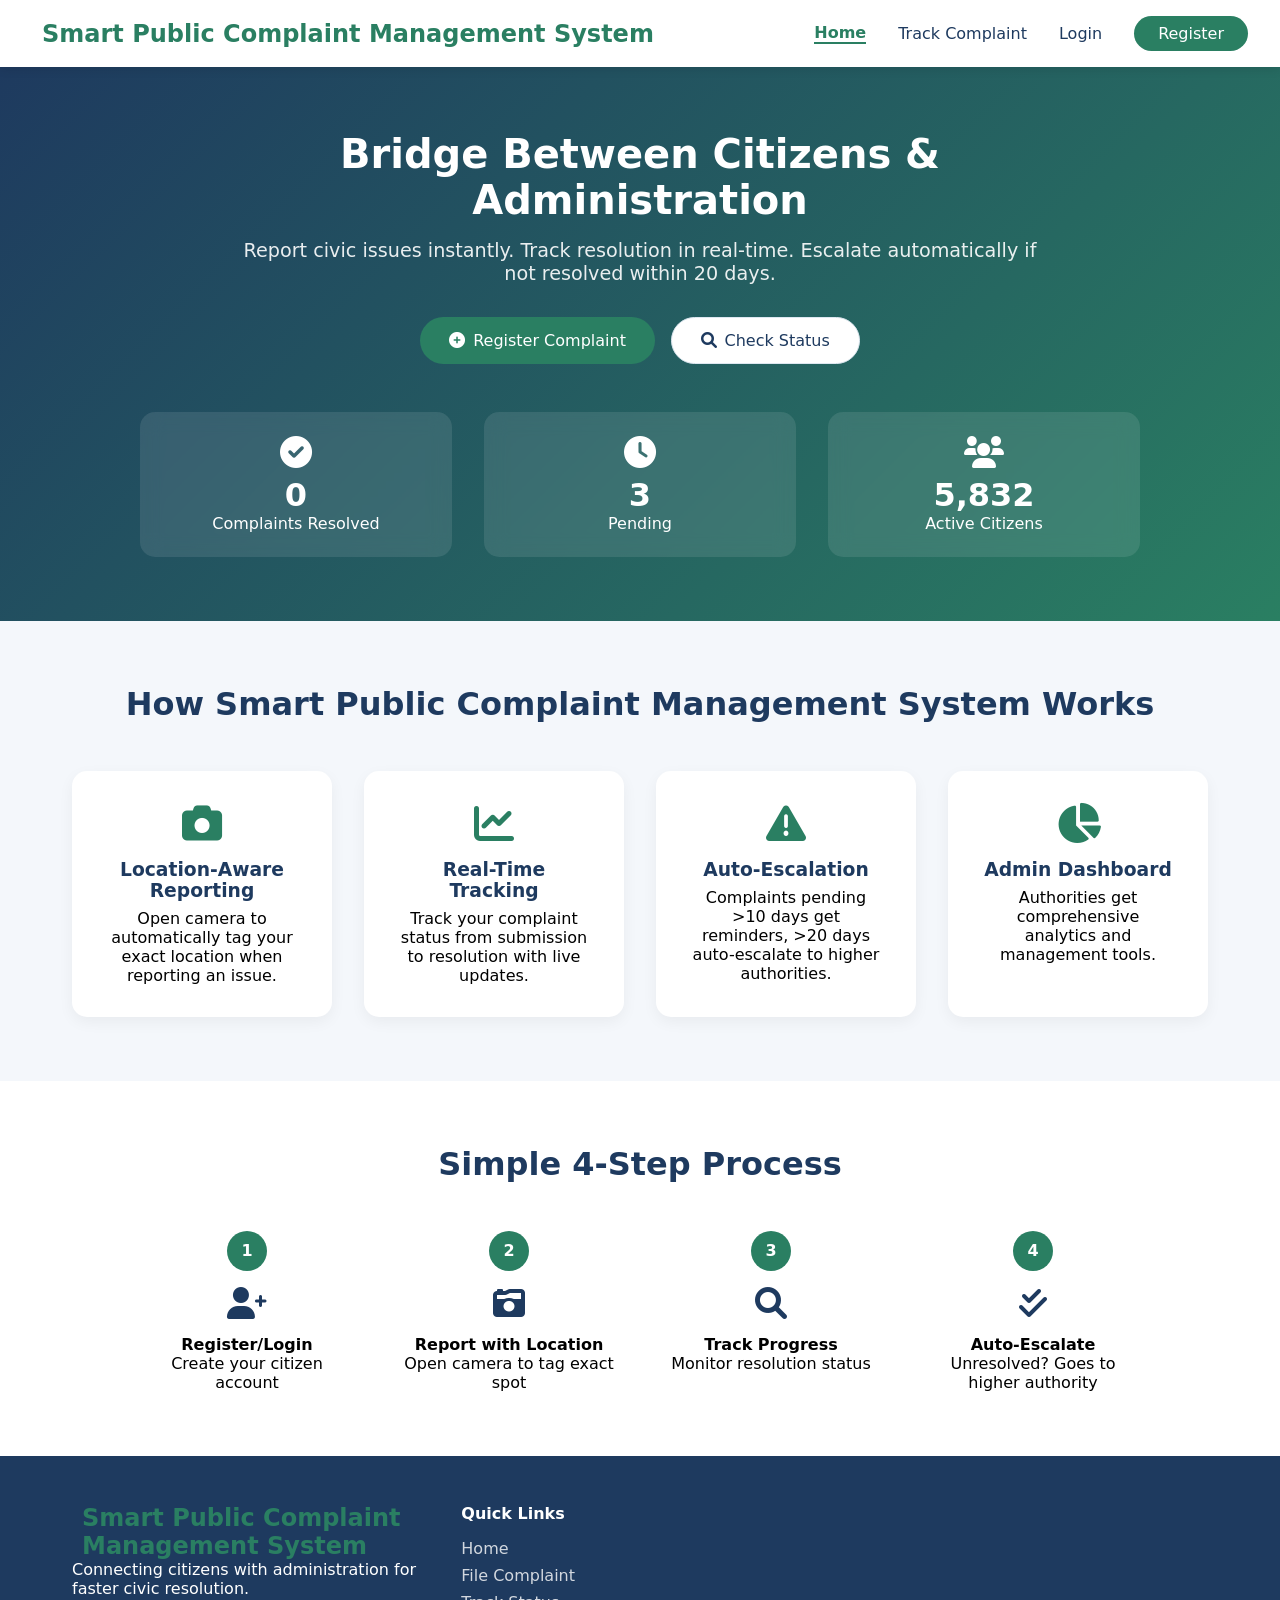
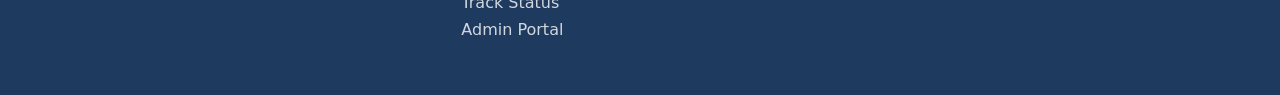
<file: index.html>
<!DOCTYPE html>
<html lang="en">
<head>
    <meta charset="UTF-8">
    <meta name="viewport" content="width=device-width, initial-scale=1.0">
    <title>Civora – Smart Citizen Complaint Platform</title>
    <link rel="stylesheet" href="https://cdnjs.cloudflare.com/ajax/libs/font-awesome/6.0.0-beta3/css/all.min.css">
    <link rel="stylesheet" href="style.css">
</head>
<body>
    <!-- Navigation -->
    <nav class="navbar">
        <div class="nav-container">
            <div class="logo">
                <i class="fas fa-bridge"></i>
                <span>Smart Public Complaint Management System</span>
            </div>
            <div class="nav-links">
                <a href="index.html" class="active">Home</a>
                <a href="status.html">Track Complaint</a>
                <a href="login.html">Login</a>
                <a href="register.html" class="btn-register">Register</a>
            </div>
        </div>
    </nav>

    <!-- Hero Section -->
    <section class="hero">
        <div class="hero-content">
            <h1>Bridge Between Citizens & Administration</h1>
            <p>Report civic issues instantly. Track resolution in real-time. Escalate automatically if not resolved within 20 days.</p>
            <div class="hero-buttons">
                <a href="complaint-form.html" class="btn-primary"><i class="fas fa-plus-circle"></i> Register Complaint</a>
                <a href="status.html" class="btn-secondary"><i class="fas fa-search"></i> Check Status</a>
            </div>
        </div>
        <div class="hero-stats">
            <div class="stat-card">
                <i class="fas fa-check-circle"></i>
                <div class="stat-number" id="resolvedCount">1,247</div>
                <div>Complaints Resolved</div>
            </div>
            <div class="stat-card">
                <i class="fas fa-clock"></i>
                <div class="stat-number" id="pendingCount">342</div>
                <div>Pending</div>
            </div>
            <div class="stat-card">
                <i class="fas fa-users"></i>
                <div class="stat-number" id="citizenCount">5,832</div>
                <div>Active Citizens</div>
            </div>
        </div>
    </section>

    <!-- Features -->
    <section class="features">
        <h2>How Smart Public Complaint Management System Works</h2>
        <div class="features-grid">
            <div class="feature-card">
                <i class="fas fa-camera"></i>
                <h3>Location-Aware Reporting</h3>
                <p>Open camera to automatically tag your exact location when reporting an issue.</p>
            </div>
            <div class="feature-card">
                <i class="fas fa-chart-line"></i>
                <h3>Real-Time Tracking</h3>
                <p>Track your complaint status from submission to resolution with live updates.</p>
            </div>
            <div class="feature-card">
                <i class="fas fa-exclamation-triangle"></i>
                <h3>Auto-Escalation</h3>
                <p>Complaints pending >10 days get reminders, >20 days auto-escalate to higher authorities.</p>
            </div>
            <div class="feature-card">
                <i class="fas fa-chart-pie"></i>
                <h3>Admin Dashboard</h3>
                <p>Authorities get comprehensive analytics and management tools.</p>
            </div>
        </div>
    </section>

    <!-- How It Works Steps -->
    <section class="steps">
        <h2>Simple 4-Step Process</h2>
        <div class="steps-container">
            <div class="step">
                <div class="step-number">1</div>
                <i class="fas fa-user-plus"></i>
                <h4>Register/Login</h4>
                <p>Create your citizen account</p>
            </div>
            <div class="step">
                <div class="step-number">2</div>
                <i class="fas fa-camera-retro"></i>
                <h4>Report with Location</h4>
                <p>Open camera to tag exact spot</p>
            </div>
            <div class="step">
                <div class="step-number">3</div>
                <i class="fas fa-search"></i>
                <h4>Track Progress</h4>
                <p>Monitor resolution status</p>
            </div>
            <div class="step">
                <div class="step-number">4</div>
                <i class="fas fa-check-double"></i>
                <h4>Auto-Escalate</h4>
                <p>Unresolved? Goes to higher authority</p>
            </div>
        </div>
    </section>

    <!-- Footer -->
    <footer>
        <div class="footer-content">
            <div class="footer-section">
                <div class="logo">
                    <i class="fas fa-bridge"></i>
                    <span>Smart Public Complaint Management System</span>
                </div>
                <p>Connecting citizens with administration for faster civic resolution.</p>
            </div>
            <div class="footer-section">
                <h4>Quick Links</h4>
                <a href="index.html">Home</a>
                <a href="complaint-form.html">File Complaint</a>
                <a href="status.html">Track Status</a>
                <a href="admin.html">Admin Portal</a>
            </div>
           
        </div>
       
    </footer>

    <script src="script.js"></script>
</body>
</html>
</file>
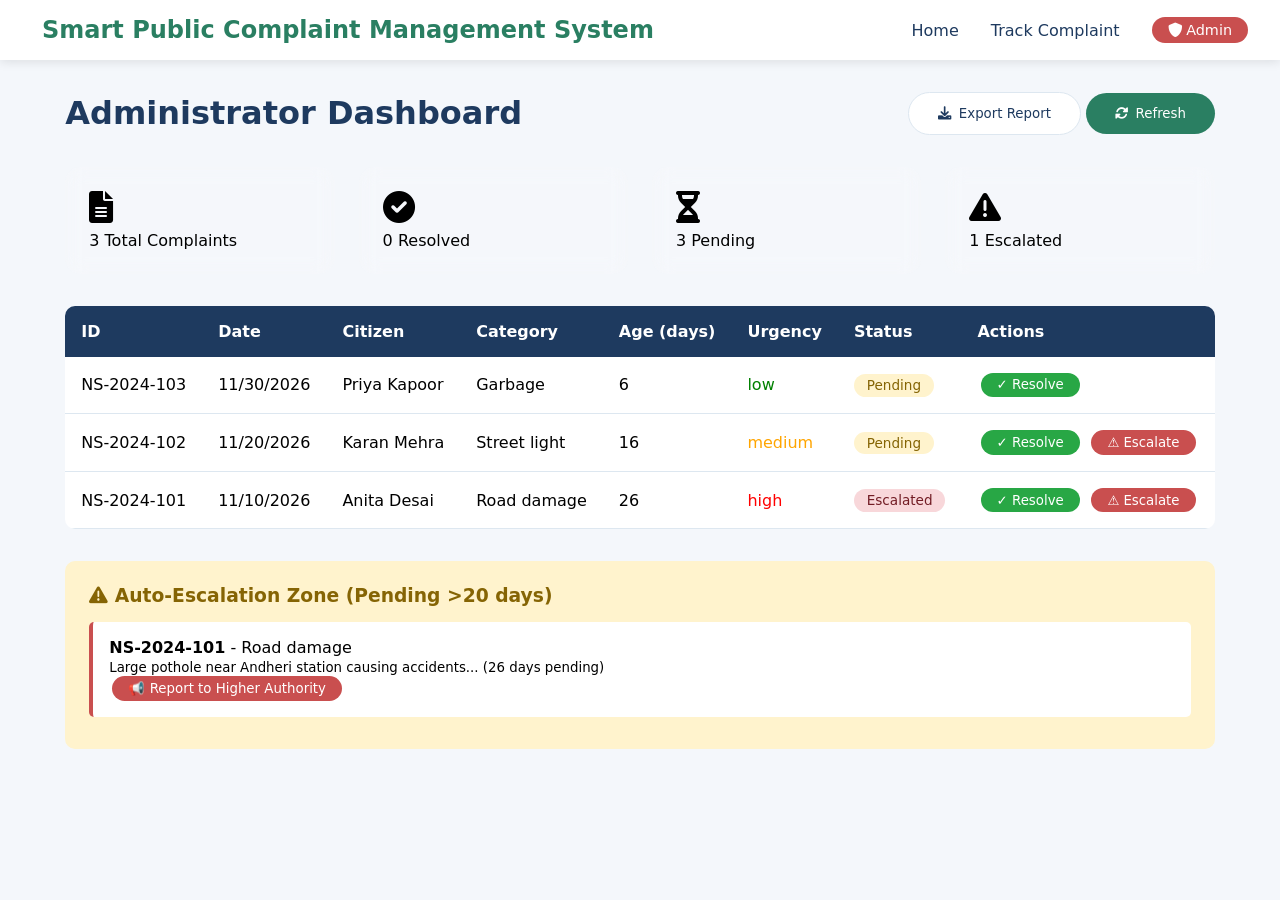
<file: admin.html>
<!DOCTYPE html>
<html lang="en">
<head>
    <meta charset="UTF-8">
    <meta name="viewport" content="width=device-width, initial-scale=1.0">
    <title>Admin Dashboard - Smart Public Complaint Management System</title>
    <link rel="stylesheet" href="https://cdnjs.cloudflare.com/ajax/libs/font-awesome/6.0.0-beta3/css/all.min.css">
    <link rel="stylesheet" href="style.css">
</head>
<body>
    <nav class="navbar">
        <div class="nav-container">
            <div class="logo">
                <i class="fas fa-bridge"></i>
                <span>Smart Public Complaint Management System</span>
            </div>
            <div class="nav-links">
                <a href="index.html">Home</a>
                <a href="status.html">Track Complaint</a>
                <span class="admin-badge"><i class="fas fa-shield-alt"></i> Admin</span>
            </div>
        </div>
    </nav>

    <div class="admin-dashboard">
        <div class="dashboard-header">
            <h1>Administrator Dashboard</h1>
            <div class="admin-actions">
                <button class="btn-secondary" onclick="exportData()"><i class="fas fa-download"></i> Export Report</button>
                <button class="btn-primary" onclick="loadAdminDashboard()"><i class="fas fa-sync-alt"></i> Refresh</button>
            </div>
        </div>

        
        <div class="stats-grid">
            <div class="stat-card">
                <i class="fas fa-file-alt"></i>
                <div class="stat-details">
                    <span class="stat-value" id="totalComplaints">0</span>
                    <span class="stat-label">Total Complaints</span>
                </div>
            </div>
            <div class="stat-card">
                <i class="fas fa-check-circle"></i>
                <div class="stat-details">
                    <span class="stat-value" id="resolvedComplaints">0</span>
                    <span class="stat-label">Resolved</span>
                </div>
            </div>
            <div class="stat-card">
                <i class="fas fa-hourglass-half"></i>
                <div class="stat-details">
                    <span class="stat-value" id="pendingComplaints">0</span>
                    <span class="stat-label">Pending</span>
                </div>
            </div>
            <div class="stat-card">
                <i class="fas fa-exclamation-triangle"></i>
                <div class="stat-details">
                    <span class="stat-value" id="escalatedComplaints">0</span>
                    <span class="stat-label">Escalated</span>
                </div>
            </div>
        </div>

       
        <div class="complaints-table-container">
            <table class="complaints-table">
                <thead>
                    <tr>
                        <th>ID</th>
                        <th>Date</th>
                        <th>Citizen</th>
                        <th>Category</th>
                        <th>Age (days)</th>
                        <th>Urgency</th>
                        <th>Status</th>
                        <th>Actions</th>
                    </tr>
                </thead>
                <tbody id="complaintsTableBody">
                   
                </tbody>
            </table>
        </div>

        
        <div class="escalation-zone">
            <h3><i class="fas fa-exclamation-triangle"></i> Auto-Escalation Zone (Pending >20 days)</h3>
            <div id="escalatedList" class="escalated-list">
                
            </div>
        </div>
    </div>

    <script src="script.js"></script>
</body>
</html>
</file>
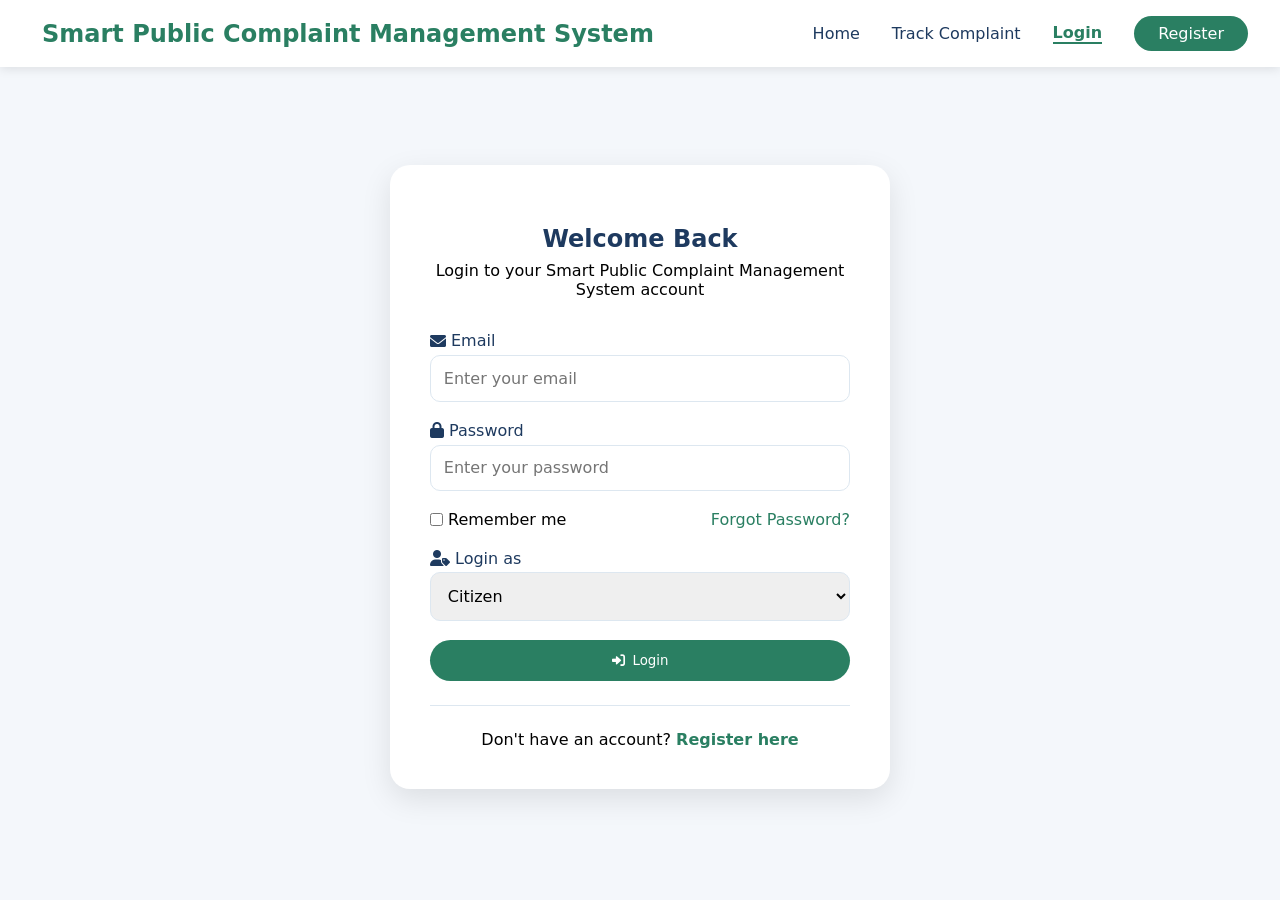
<file: login.html>
<!DOCTYPE html>
<html lang="en">
<head>
    <meta charset="UTF-8">
    <meta name="viewport" content="width=device-width, initial-scale=1.0">
    <title>Login - Smart Public Complaint Management System</title>
    <link rel="stylesheet" href="https://cdnjs.cloudflare.com/ajax/libs/font-awesome/6.0.0-beta3/css/all.min.css">
    <link rel="stylesheet" href="style.css">
</head>
<body>
    <nav class="navbar">
        <div class="nav-container">
            <div class="logo">
                <i class="fas fa-bridge"></i>
                <span>Smart Public Complaint Management System</span>
            </div>
            <div class="nav-links">
                <a href="index.html">Home</a>
                <a href="status.html">Track Complaint</a>
                <a href="login.html" class="active">Login</a>
                <a href="register.html" class="btn-register">Register</a>
            </div>
        </div>
    </nav>

    <div class="auth-container">
        <div class="auth-card">
            <div class="auth-header">
                <i class="fas fa-bridge"></i>
                <h2>Welcome Back</h2>
                <p>Login to your Smart Public Complaint Management System account</p>
            </div>
            
            <form id="loginForm" class="auth-form" onsubmit="handleLogin(event)">
                <div class="form-group">
                    <label><i class="fas fa-envelope"></i> Email</label>
                    <input type="email" id="loginEmail" placeholder="Enter your email" required>
                </div>
                
                <div class="form-group">
                    <label><i class="fas fa-lock"></i> Password</label>
                    <input type="password" id="loginPassword" placeholder="Enter your password" required>
                </div>
                
                <div class="form-options">
                    <label class="checkbox">
                        <input type="checkbox"> Remember me
                    </label>
                    <a href="#" class="forgot-password">Forgot Password?</a>
                </div>
                
                <div class="form-group">
                    <label><i class="fas fa-user-tag"></i> Login as</label>
                    <select id="loginUserType" required>
                        <option value="citizen">Citizen</option>
                        <option value="authority">Local Authority</option>
                        <option value="higher">Higher Authority</option>
                        <option value="admin">Administrator</option>
                    </select>
                </div>
                
                <button type="submit" class="btn-primary btn-block">
                    <i class="fas fa-sign-in-alt"></i> Login
                </button>
            </form>
            
            <div class="auth-footer">
                Don't have an account? <a href="register.html">Register here</a>
            </div>
        </div>
    </div>

    <script src="script.js"></script>
</body>
</html>
</file>
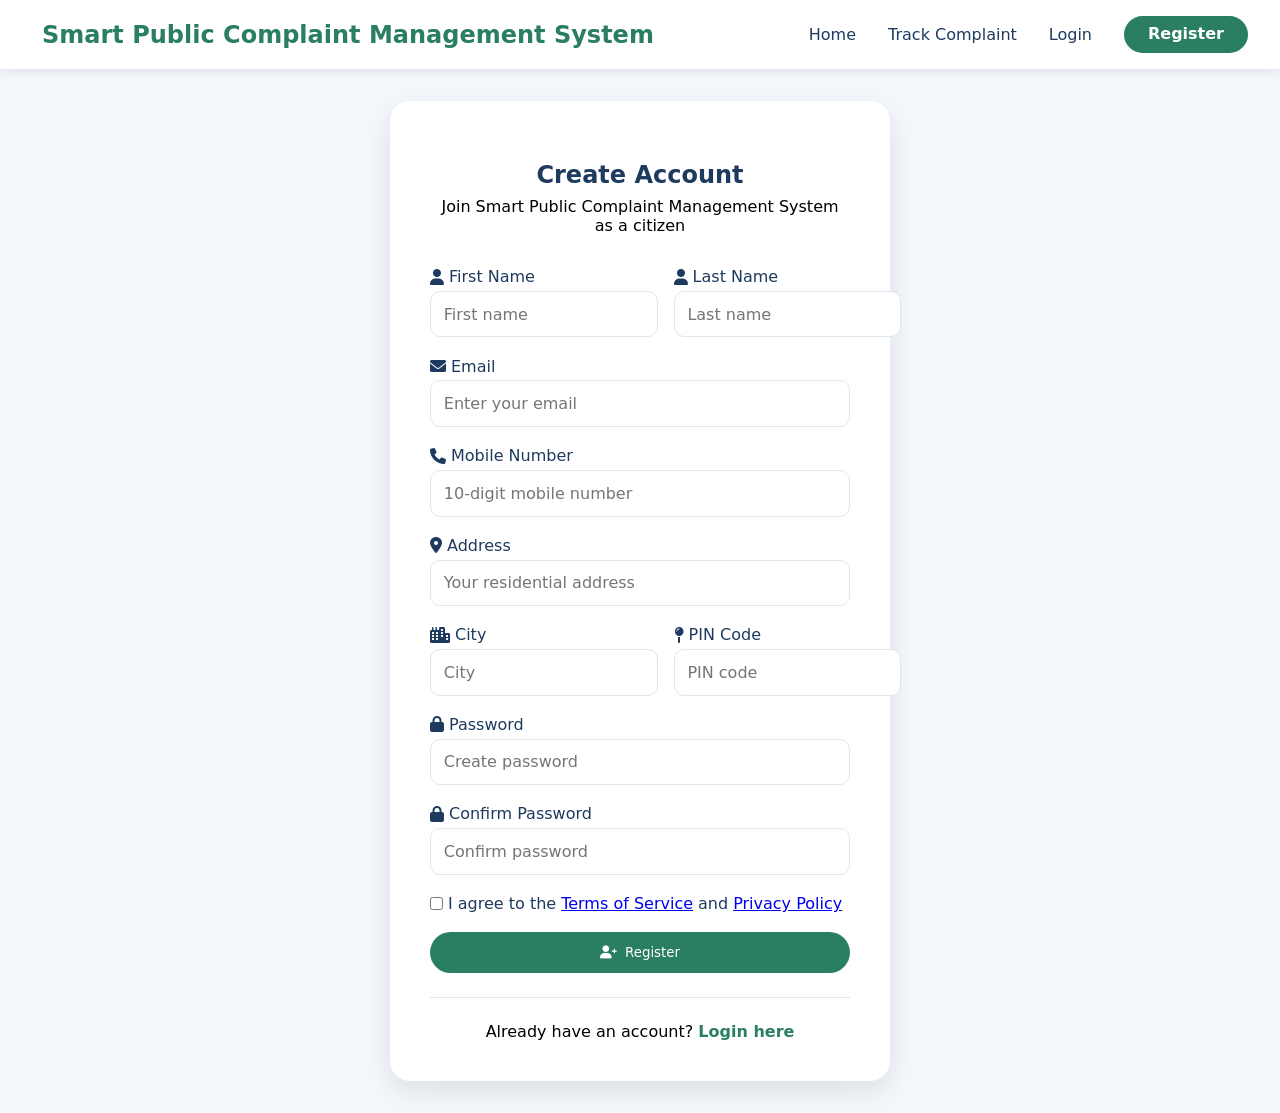
<file: register.html>
<!DOCTYPE html>
<html lang="en">
<head>
    <meta charset="UTF-8">
    <meta name="viewport" content="width=device-width, initial-scale=1.0">
    <title>Register - Smart Public Complaint Management System</title>
    <link rel="stylesheet" href="https://cdnjs.cloudflare.com/ajax/libs/font-awesome/6.0.0-beta3/css/all.min.css">
    <link rel="stylesheet" href="style.css">
</head>
<body>
    <nav class="navbar">
        <div class="nav-container">
            <div class="logo">
                <i class="fas fa-bridge"></i>
                <span>Smart Public Complaint Management System</span>
            </div>
            <div class="nav-links">
                <a href="index.html">Home</a>
                <a href="status.html">Track Complaint</a>
                <a href="login.html">Login</a>
                <a href="register.html" class="btn-register active">Register</a>
            </div>
        </div>
    </nav>

    <div class="auth-container">
        <div class="auth-card">
            <div class="auth-header">
                <i class="fas fa-bridge"></i>
                <h2>Create Account</h2>
                <p>Join Smart Public Complaint Management System as a citizen</p>
            </div>
            
            <form id="registerForm" class="auth-form" onsubmit="handleRegister(event)">
                <div class="form-row">
                    <div class="form-group">
                        <label><i class="fas fa-user"></i> First Name</label>
                        <input type="text" id="firstName" placeholder="First name" required>
                    </div>
                    <div class="form-group">
                        <label><i class="fas fa-user"></i> Last Name</label>
                        <input type="text" id="lastName" placeholder="Last name" required>
                    </div>
                </div>
                
                <div class="form-group">
                    <label><i class="fas fa-envelope"></i> Email</label>
                    <input type="email" id="regEmail" placeholder="Enter your email" required>
                </div>
                
                <div class="form-group">
                    <label><i class="fas fa-phone"></i> Mobile Number</label>
                    <input type="tel" id="mobile" placeholder="10-digit mobile number" pattern="[0-9]{10}" required>
                </div>
                
                <div class="form-group">
                    <label><i class="fas fa-map-marker-alt"></i> Address</label>
                    <input type="text" id="address" placeholder="Your residential address" required>
                </div>
                
                <div class="form-row">
                    <div class="form-group">
                        <label><i class="fas fa-city"></i> City</label>
                        <input type="text" id="city" placeholder="City" required>
                    </div>
                    <div class="form-group">
                        <label><i class="fas fa-map-pin"></i> PIN Code</label>
                        <input type="text" id="pincode" placeholder="PIN code" required>
                    </div>
                </div>
                
                <div class="form-group">
                    <label><i class="fas fa-lock"></i> Password</label>
                    <input type="password" id="regPassword" placeholder="Create password" required>
                </div>
                
                <div class="form-group">
                    <label><i class="fas fa-lock"></i> Confirm Password</label>
                    <input type="password" id="confirmPassword" placeholder="Confirm password" required>
                </div>
                
                <div class="form-group terms">
                    <label class="checkbox">
                        <input type="checkbox" required> I agree to the <a href="#">Terms of Service</a> and <a href="#">Privacy Policy</a>
                    </label>
                </div>
                
                <button type="submit" class="btn-primary btn-block">
                    <i class="fas fa-user-plus"></i> Register
                </button>
            </form>
            
            <div class="auth-footer">
                Already have an account? <a href="login.html">Login here</a>
            </div>
        </div>
    </div>

    <script src="script.js"></script>
</body>
</html>
</file>
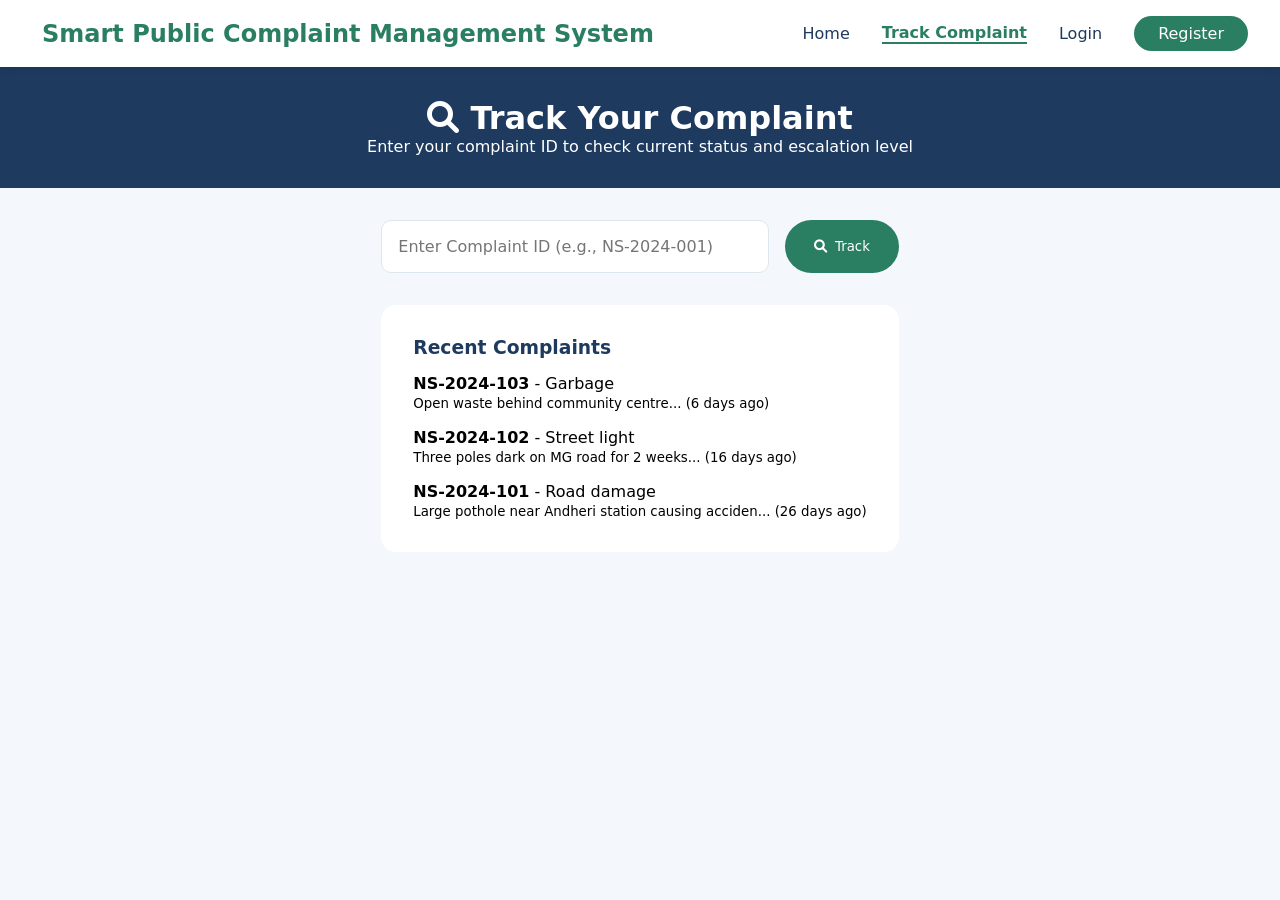
<file: status.html>
<!DOCTYPE html>
<html lang="en">
<head>
    <meta charset="UTF-8">
    <meta name="viewport" content="width=device-width, initial-scale=1.0">
    <title>Track Status - Smart Public Complaint Management System</title>
    <link rel="stylesheet" href="https://cdnjs.cloudflare.com/ajax/libs/font-awesome/6.0.0-beta3/css/all.min.css">
    <link rel="stylesheet" href="style.css">
</head>
<body>
    <nav class="navbar">
        <div class="nav-container">
            <div class="logo">
                <i class="fas fa-bridge"></i>
                <span>Smart Public Complaint Management System</span>
            </div>
            <div class="nav-links">
                <a href="index.html">Home</a>
                <a href="status.html" class="active">Track Complaint</a>
                <a href="login.html">Login</a>
                <a href="register.html" class="btn-register">Register</a>
            </div>
        </div>
    </nav>

    <div class="page-header">
        <h1><i class="fas fa-search"></i> Track Your Complaint</h1>
        <p>Enter your complaint ID to check current status and escalation level</p>
    </div>

    <div class="track-container">
        <div class="track-search">
            <input type="text" id="complaintId" placeholder="Enter Complaint ID (e.g., NS-2024-001)">
            <button onclick="trackComplaint()" class="btn-primary"><i class="fas fa-search"></i> Track</button>
        </div>

        <div id="trackResult" class="track-result hidden">
            
        </div>

        <div class="recent-complaints">
            <h3>Recent Complaints</h3>
            <div id="recentList" class="recent-list">
                
            </div>
        </div>
    </div>

    <script src="script.js"></script>
</body>
</html>
</file>
<file: style.css>
:root {
    --primary: #2a7f62;
    --primary-dark: #1e6750;
    --secondary: #1e3a5f;
    --secondary-dark: #143049;
    --danger: #c94f4f;
    --warning: #ffc107;
    --success: #28a745;
    --light: #f4f7fb;
    --border: #dde7f0;
}


* {
    margin: 0;
    padding: 0;
    box-sizing: border-box;
    font-family: 'Segoe UI', Roboto, system-ui, sans-serif;
}

body {
    background: var(--light);
    min-height: 100vh;
    display: flex;
    flex-direction: column;
}


.navbar {
    background: white;
    box-shadow: 0 2px 10px rgba(0,0,0,0.1);
    position: sticky;
    top: 0;
    z-index: 1000;
}

.nav-container {
    max-width: 1400px;
    margin: 0 auto;
    padding: 1rem 2rem;
    display: flex;
    justify-content: space-between;
    align-items: center;
}

.logo {
    display: flex;
    align-items: center;
    gap: 10px;
    font-size: 1.5rem;
    font-weight: 600;
    color: var(--primary);
}

.logo i {
    font-size: 2rem;
    color: var(--secondary);
}

.nav-links {
    display: flex;
    align-items: center;
    gap: 2rem;
}

.nav-links a {
    text-decoration: none;
    color: var(--secondary);
    font-weight: 500;
    transition: color 0.3s;
}

.nav-links a:hover {
    color: var(--primary);
}

.nav-links a.active {
    color: var(--primary);
    font-weight: 600;
    border-bottom: 2px solid var(--primary);
}

.btn-register {
    background: var(--primary);
    color: white !important;
    padding: 0.5rem 1.5rem;
    border-radius: 25px;
}

.btn-register:hover {
    background: var(--primary-dark);
}

.admin-badge {
    background: var(--danger);
    color: white;
    padding: 0.3rem 1rem;
    border-radius: 20px;
    font-size: 0.9rem;
}


.btn-primary, .btn-secondary, .btn-small {
    padding: 0.8rem 1.8rem;
    border: none;
    border-radius: 30px;
    font-weight: 500;
    cursor: pointer;
    display: inline-flex;
    align-items: center;
    gap: 8px;
    text-decoration: none;
    transition: all 0.3s;
}

.btn-primary {
    background: var(--primary);
    color: white;
}

.btn-primary:hover {
    background: var(--primary-dark);
    transform: translateY(-2px);
    box-shadow: 0 5px 15px rgba(42,127,98,0.3);
}

.btn-secondary {
    background: white;
    color: var(--secondary);
    border: 1px solid var(--border);
}

.btn-secondary:hover {
    background: var(--light);
    border-color: var(--primary);
}

.btn-small {
    padding: 0.4rem 1rem;
    font-size: 0.9rem;
}

.btn-block {
    width: 100%;
    justify-content: center;
}


.hero {
    background: linear-gradient(135deg, var(--secondary), var(--primary));
    color: white;
    padding: 4rem 2rem;
    text-align: center;
}

.hero-content {
    max-width: 800px;
    margin: 0 auto 3rem;
}

.hero-content h1 {
    font-size: 2.5rem;
    margin-bottom: 1rem;
}

.hero-content p {
    font-size: 1.2rem;
    opacity: 0.9;
    margin-bottom: 2rem;
}

.hero-buttons {
    display: flex;
    gap: 1rem;
    justify-content: center;
}

.hero-stats {
    display: grid;
    grid-template-columns: repeat(3, 1fr);
    gap: 2rem;
    max-width: 1000px;
    margin: 0 auto;
}

.stat-card {
    background: rgba(255,255,255,0.1);
    padding: 1.5rem;
    border-radius: 15px;
    backdrop-filter: blur(10px);
}

.stat-card i {
    font-size: 2rem;
    margin-bottom: 0.5rem;
}

.stat-number {
    font-size: 2rem;
    font-weight: 700;
}


.features {
    padding: 4rem 2rem;
    max-width: 1200px;
    margin: 0 auto;
}

.features h2 {
    text-align: center;
    color: var(--secondary);
    margin-bottom: 3rem;
    font-size: 2rem;
}

.features-grid {
    display: grid;
    grid-template-columns: repeat(4, 1fr);
    gap: 2rem;
}

.feature-card {
    background: white;
    padding: 2rem;
    border-radius: 15px;
    text-align: center;
    box-shadow: 0 5px 15px rgba(0,0,0,0.05);
    transition: transform 0.3s;
}

.feature-card:hover {
    transform: translateY(-5px);
}

.feature-card i {
    font-size: 2.5rem;
    color: var(--primary);
    margin-bottom: 1rem;
}

.feature-card h3 {
    color: var(--secondary);
    margin-bottom: 0.5rem;
}


.steps {
    background: white;
    padding: 4rem 2rem;
}

.steps h2 {
    text-align: center;
    color: var(--secondary);
    margin-bottom: 3rem;
    font-size: 2rem;
}

.steps-container {
    display: flex;
    justify-content: center;
    gap: 3rem;
    max-width: 1000px;
    margin: 0 auto;
}

.step {
    text-align: center;
    position: relative;
    flex: 1;
}

.step-number {
    width: 40px;
    height: 40px;
    background: var(--primary);
    color: white;
    border-radius: 50%;
    display: flex;
    align-items: center;
    justify-content: center;
    margin: 0 auto 1rem;
    font-weight: 700;
}

.step i {
    font-size: 2rem;
    color: var(--secondary);
    margin-bottom: 1rem;
}


footer {
    background: var(--secondary);
    color: white;
    margin-top: auto;
}

.footer-content {
    max-width: 1200px;
    margin: 0 auto;
    padding: 3rem 2rem;
    display: grid;
    grid-template-columns: repeat(3, 1fr);
    gap: 2rem;
}

.footer-section h4 {
    margin-bottom: 1rem;
}

.footer-section a {
    color: rgba(255,255,255,0.8);
    text-decoration: none;
    display: block;
    margin-bottom: 0.5rem;
}

.footer-section a:hover {
    color: white;
}

.footer-bottom {
    text-align: center;
    padding: 1rem;
    border-top: 1px solid rgba(255,255,255,0.1);
}


.auth-container {
    display: flex;
    justify-content: center;
    align-items: center;
    min-height: calc(100vh - 80px);
    padding: 2rem;
}

.auth-card {
    background: white;
    border-radius: 20px;
    padding: 2.5rem;
    width: 100%;
    max-width: 500px;
    box-shadow: 0 10px 30px rgba(0,0,0,0.1);
}

.auth-header {
    text-align: center;
    margin-bottom: 2rem;
}

.auth-header i {
    font-size: 3rem;
    color: var(--primary);
    margin-bottom: 1rem;
}

.auth-header h2 {
    color: var(--secondary);
    margin-bottom: 0.5rem;
}

.auth-form {
    display: flex;
    flex-direction: column;
    gap: 1.2rem;
}

.form-row {
    display: grid;
    grid-template-columns: 1fr 1fr;
    gap: 1rem;
}

.form-group {
    display: flex;
    flex-direction: column;
    gap: 0.3rem;
}

.form-group label {
    color: var(--secondary);
    font-weight: 500;
    display: flex;
    align-items: center;
    gap: 5px;
}

.form-group input,
.form-group select,
.form-group textarea {
    padding: 0.8rem;
    border: 1px solid var(--border);
    border-radius: 10px;
    font-size: 1rem;
    transition: all 0.3s;
}

.form-group input:focus,
.form-group select:focus,
.form-group textarea:focus {
    outline: none;
    border-color: var(--primary);
    box-shadow: 0 0 0 3px rgba(42,127,98,0.1);
}

.form-options {
    display: flex;
    justify-content: space-between;
    align-items: center;
}

.checkbox {
    display: flex;
    align-items: center;
    gap: 5px;
    cursor: pointer;
}

.forgot-password {
    color: var(--primary);
    text-decoration: none;
}

.auth-footer {
    text-align: center;
    margin-top: 1.5rem;
    padding-top: 1.5rem;
    border-top: 1px solid var(--border);
}

.auth-footer a {
    color: var(--primary);
    text-decoration: none;
    font-weight: 600;
}


.page-header {
    background: var(--secondary);
    color: white;
    padding: 2rem;
    text-align: center;
}

.complaint-form-container {
    max-width: 900px;
    margin: 2rem auto;
    padding: 0 1rem;
}

.form-section {
    background: white;
    border-radius: 15px;
    padding: 2rem;
    margin-bottom: 2rem;
    box-shadow: 0 5px 15px rgba(0,0,0,0.05);
}

.form-section h3 {
    color: var(--secondary);
    margin-bottom: 1.5rem;
    display: flex;
    align-items: center;
    gap: 10px;
}

.camera-location-box {
    background: var(--light);
    border-radius: 10px;
    padding: 1.5rem;
    margin-bottom: 1rem;
}

.camera-instruction {
    display: flex;
    align-items: center;
    gap: 1rem;
    margin-bottom: 1rem;
}

.camera-instruction i {
    font-size: 2rem;
    color: var(--primary);
}

.camera-preview {
    margin-top: 1rem;
}

.camera-preview video {
    width: 100%;
    border-radius: 10px;
    margin-bottom: 1rem;
}

.camera-controls {
    display: flex;
    gap: 1rem;
}

.hidden {
    display: none;
}

.location-info {
    background: #e3f2fd;
    border-radius: 10px;
    padding: 1rem;
    margin-top: 1rem;
}

.location-status {
    display: flex;
    align-items: center;
    gap: 10px;
}

.location-coordinates {
    margin-top: 0.5rem;
    padding-top: 0.5rem;
    border-top: 1px solid #b8d9f5;
}

.complaint-map {
    height: 300px;
    border-radius: 10px;
    margin-top: 1rem;
    z-index: 1;
}

.terms-checkbox {
    display: flex;
    align-items: center;
    gap: 10px;
    margin-bottom: 1.5rem;
}

.form-actions {
    display: flex;
    gap: 1rem;
    justify-content: flex-end;
}


.track-container {
    max-width: 800px;
    margin: 2rem auto;
    padding: 0 1rem;
}

.track-search {
    display: flex;
    gap: 1rem;
    margin-bottom: 2rem;
}

.track-search input {
    flex: 1;
    padding: 1rem;
    border: 1px solid var(--border);
    border-radius: 10px;
    font-size: 1rem;
}

.track-result {
    background: white;
    border-radius: 15px;
    padding: 2rem;
    margin-bottom: 2rem;
    box-shadow: 0 5px 15px rgba(0,0,0,0.05);
}

.recent-complaints {
    background: white;
    border-radius: 15px;
    padding: 2rem;
}

.recent-complaints h3 {
    color: var(--secondary);
    margin-bottom: 1rem;
}

.recent-list {
    display: flex;
    flex-direction: column;
    gap: 1rem;
}


.admin-dashboard {
    max-width: 1400px;
    margin: 2rem auto;
    padding: 0 2rem;
}

.dashboard-header {
    display: flex;
    justify-content: space-between;
    align-items: center;
    margin-bottom: 2rem;
}

.dashboard-header h1 {
    color: var(--secondary);
}

.stats-grid {
    display: grid;
    grid-template-columns: repeat(4, 1fr);
    gap: 1.5rem;
    margin-bottom: 2rem;
}

.complaints-table-container {
    background: white;
    border-radius: 10px;
    overflow-x: auto;
    margin-bottom: 2rem;
}

.complaints-table {
    width: 100%;
    border-collapse: collapse;
}

.complaints-table th {
    background: var(--secondary);
    color: white;
    padding: 1rem;
    text-align: left;
}

.complaints-table td {
    padding: 1rem;
    border-bottom: 1px solid var(--border);
}

.complaints-table tr:hover {
    background: var(--light);
}

.status-badge {
    padding: 0.2rem 0.8rem;
    border-radius: 15px;
    font-size: 0.85rem;
    font-weight: 500;
}

.status-pending { background: #fff3cd; color: #856404; }
.status-resolved { background: #d4edda; color: #155724; }
.status-escalated { background: #f8d7da; color: #721c24; }

.escalation-zone {
    background: #fff3cd;
    border-radius: 10px;
    padding: 1.5rem;
    margin-top: 2rem;
}

.escalation-zone h3 {
    color: #856404;
    margin-bottom: 1rem;
}

.resolve-btn, .escalate-btn {
    padding: 0.3rem 1rem;
    border: none;
    border-radius: 15px;
    cursor: pointer;
    margin: 0 0.2rem;
}

.resolve-btn {
    background: var(--success);
    color: white;
}

.escalate-btn {
    background: var(--danger);
    color: white;
}
</file>
